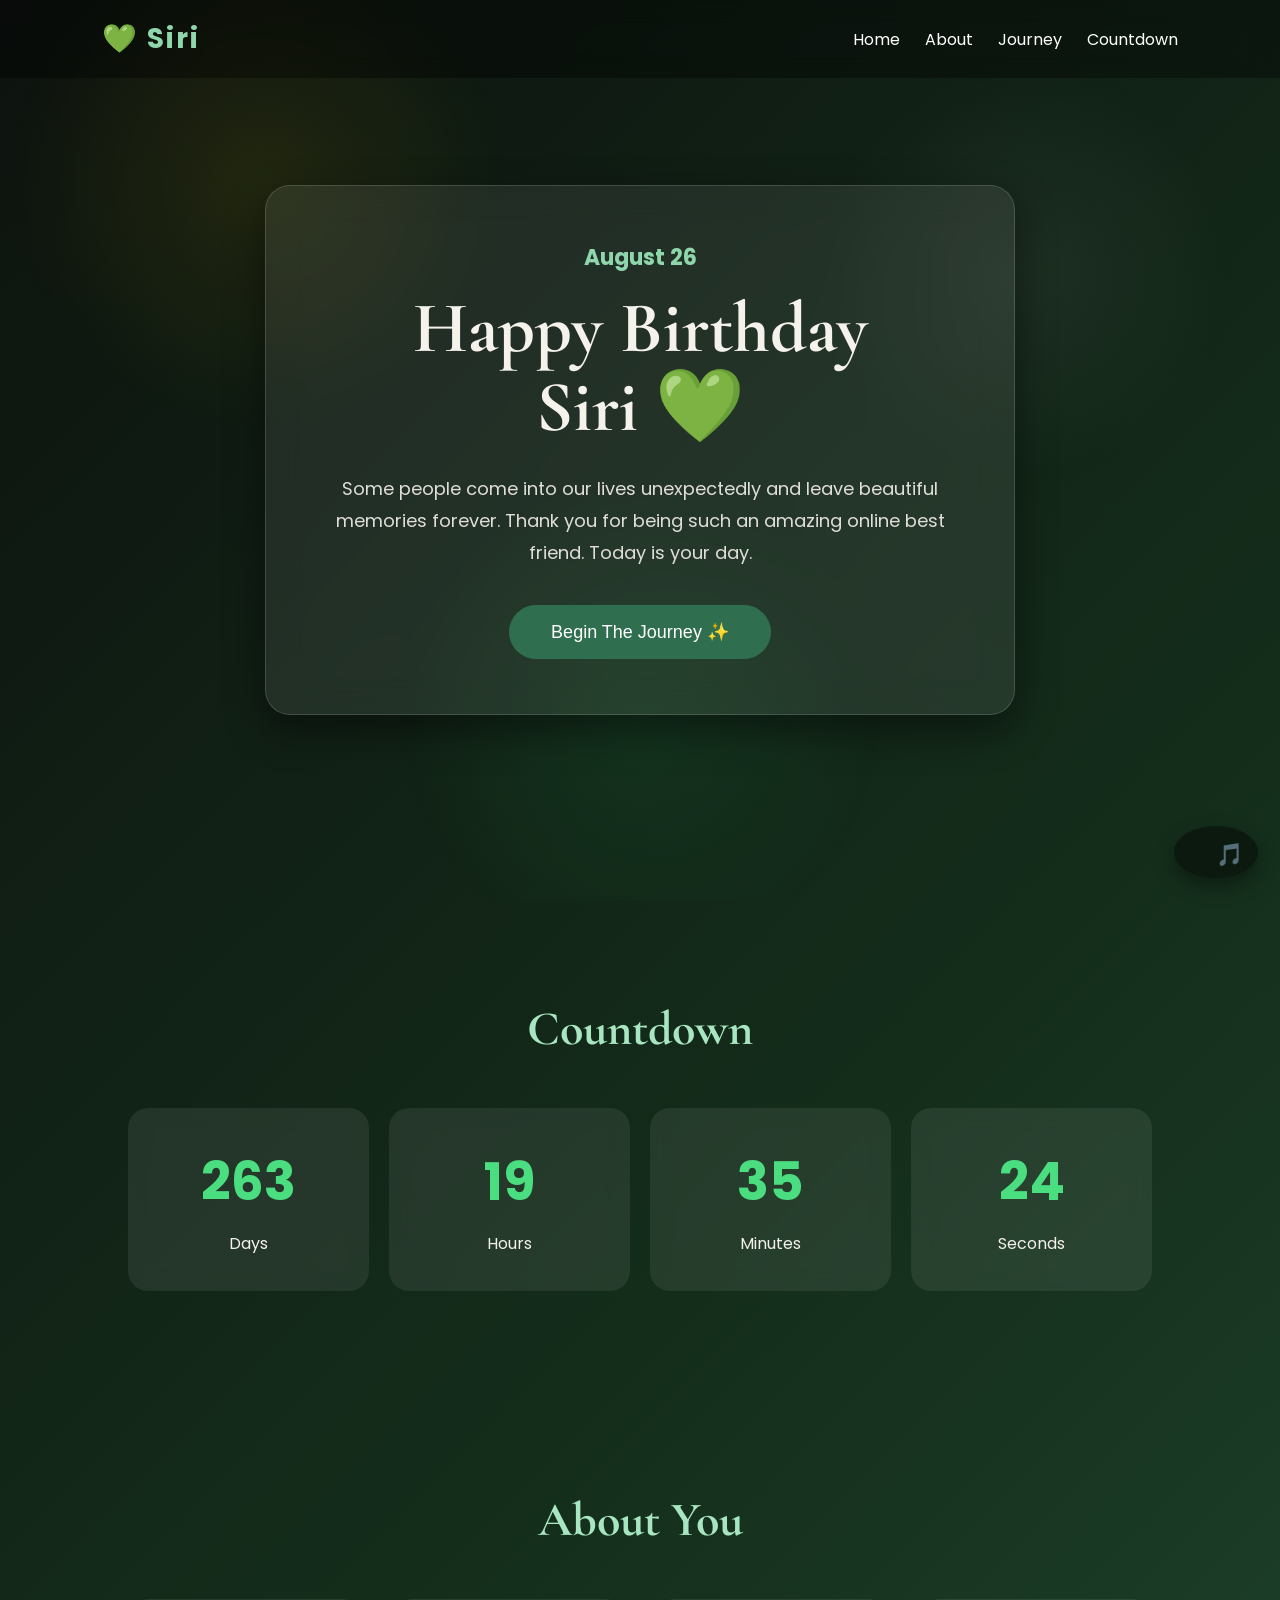
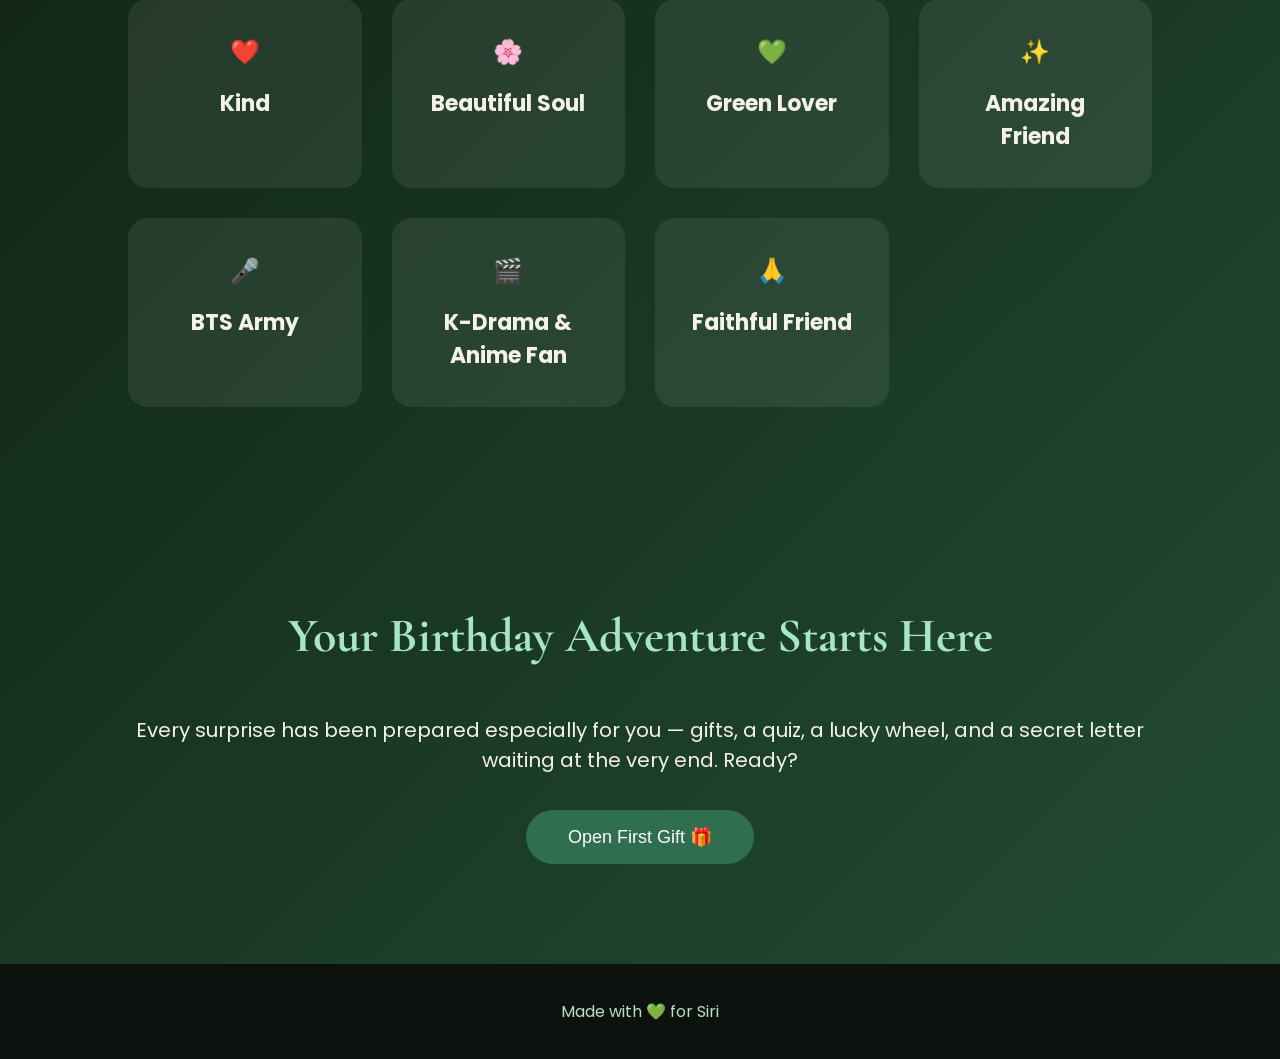
<file: index.html>
<!DOCTYPE html>
<html lang="en">
<head>

<meta charset="UTF-8">
<meta name="viewport" content="width=device-width, initial-scale=1.0">

<title>Happy Birthday Siri 💚</title>

<link rel="stylesheet" href="style.css">

<link rel="preconnect" href="https://fonts.googleapis.com">
<link href="https://fonts.googleapis.com/css2?family=Poppins:wght@300;400;600;700&family=Cormorant+Garamond:wght@500;700&display=swap" rel="stylesheet">

</head>

<body>

<div id="particles"></div>

<nav>

<div class="logo">
💚 Siri
</div>

<ul>

<li><a href="#home">Home</a></li>

<li><a href="#about">About</a></li>

<li><a href="#journey">Journey</a></li>

<li><a href="#countdown">Countdown</a></li>

</ul>

</nav>

<section class="hero" id="home">

<div class="glass">

<h3>August 26</h3>

<h1>Happy Birthday<br>Siri 💚</h1>

<p>

Some people come into our lives unexpectedly and leave beautiful memories forever.

Thank you for being such an amazing online best friend.

Today is your day.

</p>

<button id="beginBtn">

Begin The Journey ✨

</button>

</div>

</section>

<section id="countdown">

<h2>

Countdown

</h2>

<div class="timer">

<div>

<span id="days">00</span>

<p>Days</p>

</div>

<div>

<span id="hours">00</span>

<p>Hours</p>

</div>

<div>

<span id="minutes">00</span>

<p>Minutes</p>

</div>

<div>

<span id="seconds">00</span>

<p>Seconds</p>

</div>

</div>

</section>

<section id="about">

<h2>

About You

</h2>

<div class="cards">

<div class="card">

❤️

<h3>Kind</h3>

</div>

<div class="card">

🌸

<h3>Beautiful Soul</h3>

</div>

<div class="card">

💚

<h3>Green Lover</h3>

</div>

<div class="card">

✨

<h3>Amazing Friend</h3>

</div>

<div class="card">

🎤

<h3>BTS Army</h3>

</div>

<div class="card">

🎬

<h3>K-Drama & Anime Fan</h3>

</div>

<div class="card">

🙏

<h3>Faithful Friend</h3>

</div>

</div>

</section>

<section id="journey">

<h2>

Your Birthday Adventure Starts Here

</h2>

<p>

Every surprise has been prepared especially for you — gifts, a quiz, a lucky wheel,

and a secret letter waiting at the very end.

Ready?

</p>

<a href="gift/gift.html">
<button>Open First Gift 🎁</button>
</a>

</section>

<footer>

Made with 💚 for Siri

</footer>

<script src="script.js"></script>

<script src="music.js"></script>

</body>

</html>
</file>
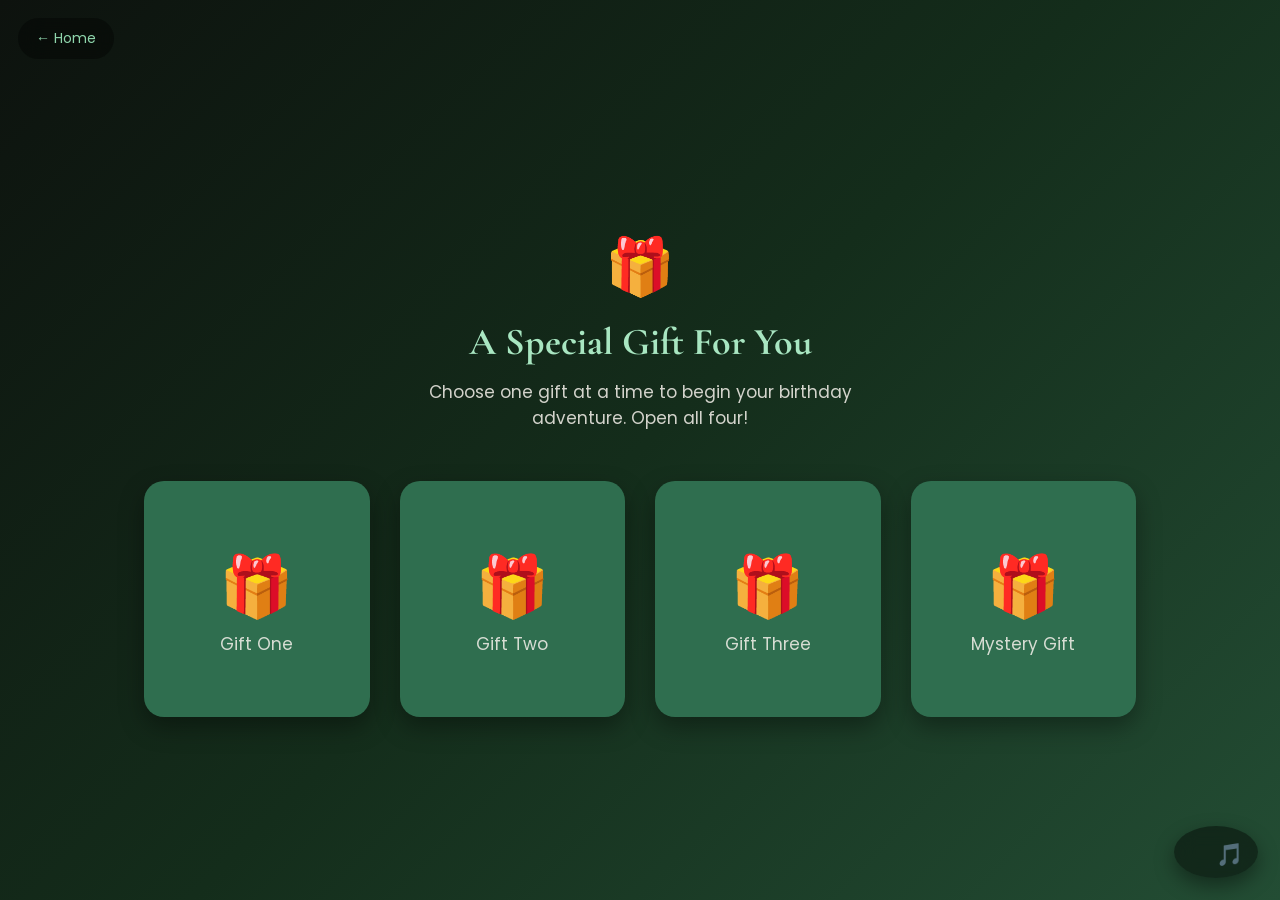
<file: gift.html>
<!DOCTYPE html>
<html lang="en">
<head>

<meta charset="UTF-8">
<meta name="viewport" content="width=device-width,initial-scale=1.0">

<title>Gift Room 🎁 | Siri's Birthday</title>

<link rel="stylesheet" href="gift.css">

<link rel="preconnect" href="https://fonts.googleapis.com">
<link href="https://fonts.googleapis.com/css2?family=Poppins:wght@300;400;600;700&family=Cormorant+Garamond:wght@500;700&display=swap" rel="stylesheet">

</head>

<body>

<div id="particles"></div>

<a class="back-link" href="../index.html">← Home</a>

<section class="gift-page">

<h1>🎁</h1>

<h2>A Special Gift For You</h2>

<p>

Choose one gift at a time to begin your birthday adventure. Open all four!

</p>

<div class="gift-grid">

<div class="gift-box">
🎁
<p>Gift One</p>
</div>

<div class="gift-box">
🎁
<p>Gift Two</p>
</div>

<div class="gift-box">
🎁
<p>Gift Three</p>
</div>

<div class="gift-box">
🎁
<p>Mystery Gift</p>
</div>

</div>

<div id="continueWrap" class="hidden">

<h2>🧸 All gifts opened!</h2>

<p>The adventure continues...</p>

<a href="../quiz/quiz.html">
<button>Take the Friendship Quiz ➜</button>
</a>

</div>

</section>

<script src="gift.js"></script>

<script src="../music.js"></script>

</body>
</html>
</file>
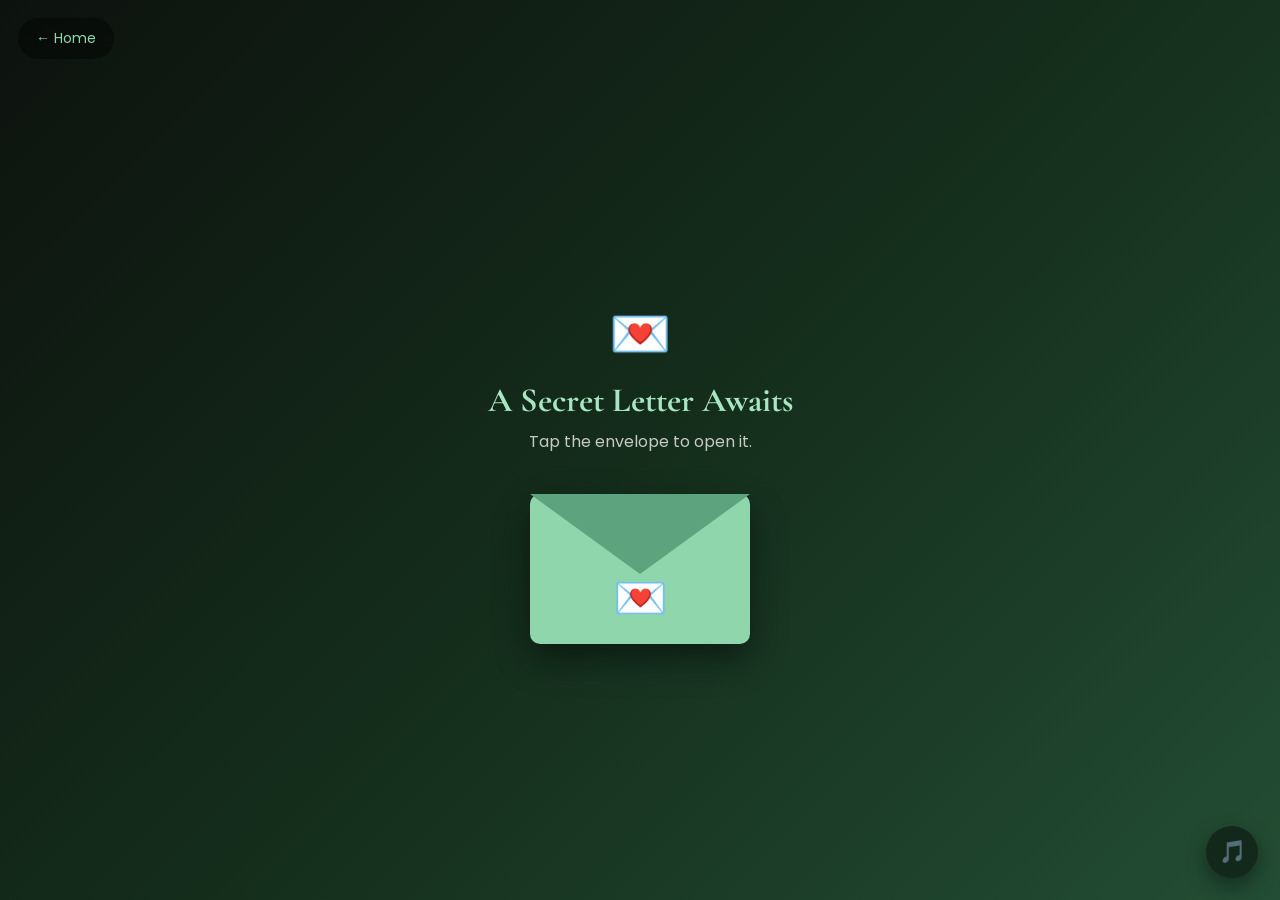
<file: letter.html>
<!DOCTYPE html>
<html lang="en">
<head>

<meta charset="UTF-8">
<meta name="viewport" content="width=device-width, initial-scale=1.0">

<title>Secret Letter 💌 | Siri's Birthday</title>

<link rel="stylesheet" href="letter.css">

<link rel="preconnect" href="https://fonts.googleapis.com">
<link href="https://fonts.googleapis.com/css2?family=Poppins:wght@300;400;600;700&family=Cormorant+Garamond:wght@500;700&display=swap" rel="stylesheet">

</head>

<body>

<div id="particles"></div>

<a class="back-link" href="../index.html">← Home</a>

<section class="letter-page">

<div id="envelopeWrap">

<h1>💌</h1>
<h2>A Secret Letter Awaits</h2>
<p>Tap the envelope to open it.</p>

<div class="envelope" id="envelope">
<div class="envelope-flap"></div>
<div class="envelope-body">💌</div>
</div>

</div>

<div id="letterContent" class="hidden">

<div class="letter-card">

<h2>Dear Siri,</h2>

<p>

Happy Birthday! I hope today reminds you of just how loved, valued, and

appreciated you are. Thank you for every conversation, every laugh, and every

moment of friendship you've shared — even from a distance, it means more than

you know.

</p>

<p>

May this new year of your life be filled with peace, good health, and every

blessing you've been hoping for. Here's to many more birthdays, more memories,

and more reasons to celebrate the amazing person you are.

</p>

<p class="signature">With love, always 💚</p>

</div>

<h2 class="verses-heading">🙏 Blessings & Verses For You</h2>

<div class="verses-grid" id="versesGrid"></div>

<a href="../index.html">
<button>Return Home 🏠</button>
</a>

</div>

</section>

<script src="letter.js"></script>

<script src="../music.js"></script>

</body>
</html>
</file>
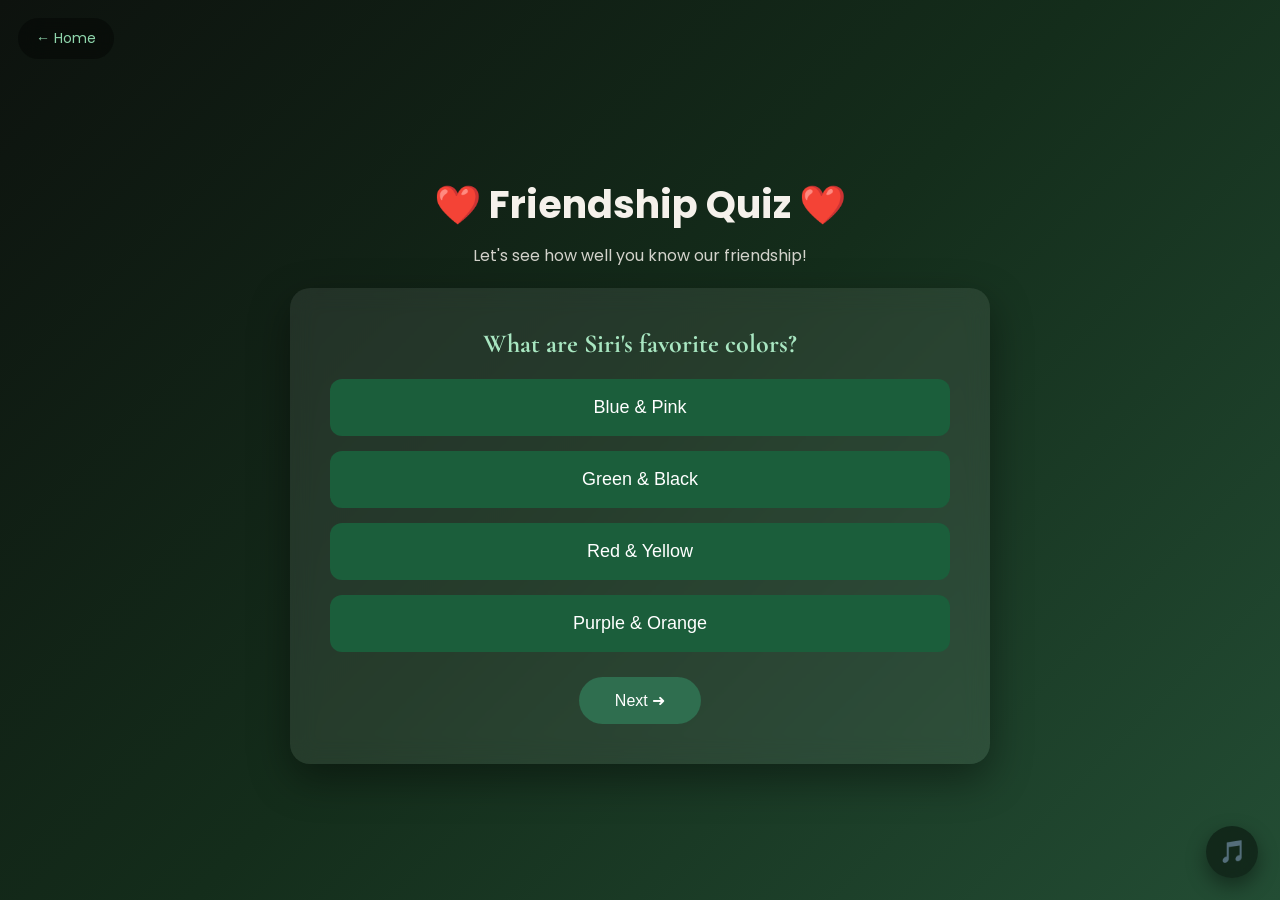
<file: quiz.html>
<!DOCTYPE html>
<html lang="en">

<head>

<meta charset="UTF-8">

<meta name="viewport" content="width=device-width, initial-scale=1.0">

<title>Friendship Quiz 💚 | Siri's Birthday</title>

<link rel="stylesheet" href="quiz.css">

<link rel="preconnect" href="https://fonts.googleapis.com">
<link href="https://fonts.googleapis.com/css2?family=Poppins:wght@300;400;600;700&family=Cormorant+Garamond:wght@500;700&display=swap" rel="stylesheet">

</head>

<body>

<div id="particles"></div>

<a class="back-link" href="../index.html">← Home</a>

<section class="quiz-page">

<h1>❤️ Friendship Quiz ❤️</h1>

<p>Let's see how well you know our friendship!</p>

<div class="quiz-box">

<h2 id="question"></h2>

<div id="answers"></div>

<button id="nextBtn">Next ➜</button>

</div>

<div id="result" class="hidden">

<h2>🎉 Congratulations!</h2>

<p id="scoreText"></p>

<a href="../wheel/wheel.html">
<button>Spin the Lucky Wheel 🎡</button>
</a>

</div>

</section>

<script src="quiz.js"></script>

<script src="../music.js"></script>

</body>

</html>
</file>
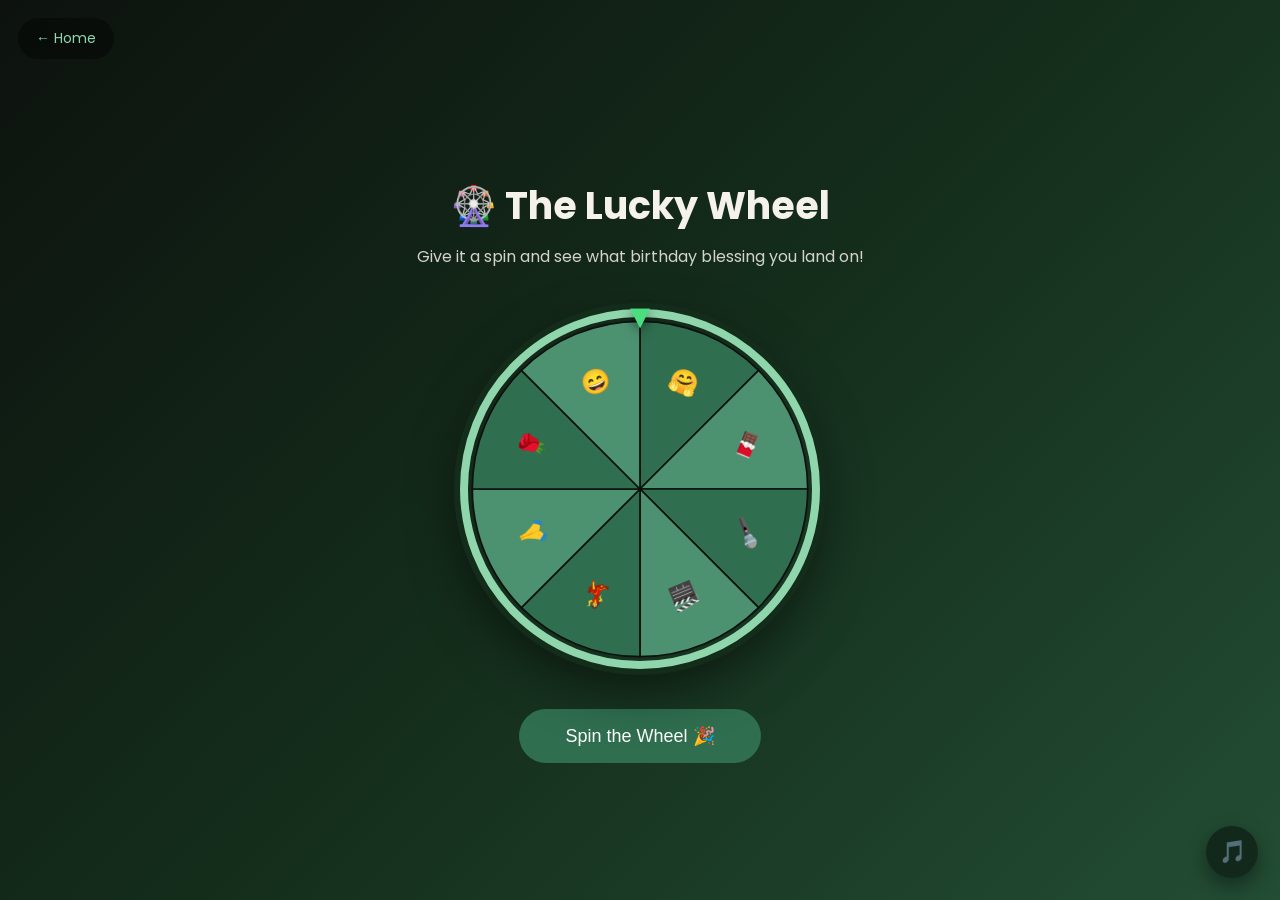
<file: wheel.html>
<!DOCTYPE html>
<html lang="en">
<head>

<meta charset="UTF-8">
<meta name="viewport" content="width=device-width, initial-scale=1.0">

<title>Lucky Wheel 🎡 | Siri's Birthday</title>

<link rel="stylesheet" href="wheel.css">

<link rel="preconnect" href="https://fonts.googleapis.com">
<link href="https://fonts.googleapis.com/css2?family=Poppins:wght@300;400;600;700&family=Cormorant+Garamond:wght@500;700&display=swap" rel="stylesheet">

</head>

<body>

<div id="particles"></div>

<a class="back-link" href="../index.html">← Home</a>

<section class="wheel-page">

<h1>🎡 The Lucky Wheel</h1>

<p>Give it a spin and see what birthday blessing you land on!</p>

<div class="wheel-wrap">

<div class="pointer">▼</div>

<div class="wheel" id="wheel">

<svg viewBox="0 0 400 400" id="wheelSvg"></svg>

</div>

</div>

<button id="spinBtn">Spin the Wheel 🎉</button>

<div id="wheelResult" class="hidden">

<h2 id="prizeTitle"></h2>

<p id="prizeText"></p>

<a href="../letter/letter.html">
<button>Open the Secret Letter 💌</button>
</a>

</div>

</section>

<script src="wheel.js"></script>

<script src="../music.js"></script>

</body>
</html>
</file>
<file: style.css>
/* ==========================
   Happy Birthday Siri 💚
   Theme: Green & Black
========================== */

*{
    margin:0;
    padding:0;
    box-sizing:border-box;
}

html{
    scroll-behavior:smooth;
}

body{
    font-family:'Poppins',sans-serif;
    background:linear-gradient(135deg,#0d120e,#142d1b,#234D34);
    color:#f5f1eb;
    overflow-x:hidden;
}

/* Floating particles layer (hearts, teddy bears, sparkles) */

#particles{
    position:fixed;
    inset:0;
    pointer-events:none;
    z-index:998;
    overflow:hidden;
}

@keyframes floatUp{

0%{
    transform:translateY(0) rotate(0deg);
    opacity:0;
}

10%{
    opacity:1;
}

90%{
    opacity:1;
}

100%{
    transform:translateY(-110vh) rotate(15deg);
    opacity:0;
}

}

/* Animated Background */

body::before{
    content:"";
    position:fixed;
    inset:0;
    background:
    radial-gradient(circle at 20% 20%,rgba(255,215,0,.08),transparent 20%),
    radial-gradient(circle at 80% 30%,rgba(255,255,255,.05),transparent 18%),
    radial-gradient(circle at 50% 80%,rgba(34,139,74,.15),transparent 25%);
    animation:bgMove 18s linear infinite alternate;
    z-index:-2;
}

@keyframes bgMove{

0%{
transform:translateY(0) scale(1);
}

100%{
transform:translateY(-40px) scale(1.05);
}

}

/* Navigation */

nav{

position:fixed;
top:0;
left:0;
width:100%;

display:flex;
justify-content:space-between;
align-items:center;

padding:18px 8%;

background:rgba(0,0,0,.35);

backdrop-filter:blur(12px);

z-index:1000;

}

.logo{

font-size:28px;
font-weight:700;
letter-spacing:2px;
color:#8FD6AC;

}

nav ul{

display:flex;
gap:25px;
list-style:none;

}

nav a{

text-decoration:none;
color:white;
transition:.3s;

}

nav a:hover{

color:#8FD6AC;

}

/* Hero */

.hero{

min-height:100vh;

display:flex;

justify-content:center;

align-items:center;

padding:120px 20px;

text-align:center;

}

.glass{

max-width:750px;

padding:55px;

border-radius:25px;

background:rgba(255,255,255,.08);

backdrop-filter:blur(18px);

border:1px solid rgba(255,255,255,.15);

box-shadow:0 15px 40px rgba(0,0,0,.45);

animation:fadeUp 1.2s ease;

}

.glass h3{

font-size:22px;
color:#8FD6AC;
margin-bottom:15px;

}

.glass h1{

font-family:'Cormorant Garamond',serif;
font-size:72px;
line-height:1.1;
margin-bottom:25px;

}

.glass p{

font-size:18px;
line-height:1.8;
opacity:.9;
margin-bottom:35px;

}

button{

padding:16px 42px;

border:none;

border-radius:50px;

font-size:18px;

cursor:pointer;

background:#2F6E4F;

color:white;

transition:.35s;

}

button:hover{

background:#4C9271;

transform:translateY(-4px);

box-shadow:0 10px 25px rgba(0,0,0,.4);

}

button:disabled{

opacity:.4;

cursor:not-allowed;

transform:none;

box-shadow:none;

}

.back-link{

position:fixed;

top:18px;

left:18px;

z-index:1001;

text-decoration:none;

color:#8FD6AC;

background:rgba(0,0,0,.35);

backdrop-filter:blur(10px);

padding:10px 18px;

border-radius:50px;

font-size:14px;

transition:.3s;

}

.back-link:hover{

background:rgba(0,0,0,.55);

transform:translateY(-2px);

}

.hidden{

display:none !important;

}

.fade-in{

animation:fadeUp 1s ease;

}

/* Sections */

section{

padding:100px 10%;

}

h2{

font-size:48px;

text-align:center;

margin-bottom:50px;

font-family:'Cormorant Garamond',serif;

color:#A8E6C1;

}

/* Countdown */

.timer{

display:grid;

grid-template-columns:repeat(4,1fr);

gap:20px;

margin-top:40px;

}

.timer div{

padding:35px;

background:rgba(255,255,255,.08);

border-radius:20px;

text-align:center;

backdrop-filter:blur(10px);

transition:.3s;

}

.timer div:hover{

transform:translateY(-8px);

}

.timer span{

font-size:52px;

font-weight:700;

color:#4ADE80;

display:block;

margin-bottom:10px;

}

/* About Cards */

.cards{

display:grid;

grid-template-columns:repeat(auto-fit,minmax(220px,1fr));

gap:30px;

}

.card{

padding:35px;

background:rgba(255,255,255,.08);

border-radius:20px;

text-align:center;

font-size:24px;

transition:.35s;

}

.card:hover{

transform:translateY(-10px) scale(1.03);

background:rgba(255,255,255,.12);

}

.card h3{

margin-top:18px;

font-size:22px;

}

/* Journey */

#journey{

text-align:center;

}

#journey p{

font-size:20px;

margin-bottom:35px;

}

/* Footer */

footer{

padding:35px;

text-align:center;

background:#0d120e;

color:#B8DFC4;

}

/* Animation */

@keyframes fadeUp{

from{

opacity:0;

transform:translateY(40px);

}

to{

opacity:1;

transform:translateY(0);

}

}

/* Responsive */

@media(max-width:900px){

.glass h1{

font-size:52px;

}

.timer{

grid-template-columns:repeat(2,1fr);

}

nav{

padding:15px 6%;

}

}

@media(max-width:600px){

.glass{

padding:35px 25px;

}

.glass h1{

font-size:40px;

}

.timer{

grid-template-columns:1fr;

}

nav ul{

display:none;

}

h2{

font-size:36px;

}

button{

width:100%;

}

}
</file>
<file: gift.css>
/* ==========================
   Gift Room — self-contained page styles
   Theme: Green & Black (matches main site)
========================== */

*{
    margin:0;
    padding:0;
    box-sizing:border-box;
}

body{
    font-family:'Poppins',sans-serif;
    background:linear-gradient(135deg,#0d120e,#142d1b,#234D34);
    color:#f5f1eb;
    overflow-x:hidden;
    min-height:100vh;
}

#particles{
    position:fixed;
    inset:0;
    pointer-events:none;
    z-index:998;
    overflow:hidden;
}

@keyframes floatUp{
0%{ transform:translateY(0) rotate(0deg); opacity:0; }
10%{ opacity:1; }
90%{ opacity:1; }
100%{ transform:translateY(-110vh) rotate(15deg); opacity:0; }
}

.back-link{
    position:fixed;
    top:18px;
    left:18px;
    z-index:1001;
    text-decoration:none;
    color:#8FD6AC;
    background:rgba(0,0,0,.35);
    backdrop-filter:blur(10px);
    padding:10px 18px;
    border-radius:50px;
    font-size:14px;
    transition:.3s;
}

.back-link:hover{
    background:rgba(0,0,0,.55);
    transform:translateY(-2px);
}

.gift-page{

min-height:100vh;

display:flex;

justify-content:center;

align-items:center;

flex-direction:column;

text-align:center;

padding:120px 20px 80px;

}

.gift-page h1{
    font-size:56px;
    margin-bottom:10px;
    animation:bounce 2s ease-in-out infinite;
}

@keyframes bounce{
    0%,100%{ transform:translateY(0); }
    50%{ transform:translateY(-14px); }
}

.gift-page h2{
    font-family:'Cormorant Garamond',serif;
    font-size:38px;
    color:#A8E6C1;
    margin-bottom:14px;
}

.gift-page p{
    font-size:17px;
    opacity:.85;
    max-width:500px;
}

.gift-grid{

display:grid;

grid-template-columns:repeat(auto-fit,minmax(220px,1fr));

gap:30px;

width:80%;

margin-top:50px;

}

.gift-box{

background:#2F6E4F;

padding:60px;

font-size:60px;

border-radius:20px;

cursor:pointer;

transition:.4s;

text-align:center;

box-shadow:0 10px 25px rgba(0,0,0,.35);

}

.gift-box:hover{

transform:scale(1.08) rotate(3deg);

background:#4C9271;

}

.opened{

background:#8FD6AC;

color:#111;

font-size:20px;

animation:popIn .5s ease;

cursor:default;

}

@keyframes popIn{

0%{ transform:scale(.7); opacity:0; }
60%{ transform:scale(1.08); opacity:1; }
100%{ transform:scale(1); }

}

#continueWrap{

margin-top:60px;

animation:fadeUp 1s ease;

}

#continueWrap h2{
    color:#4ADE80;
}

#continueWrap p{
    margin-bottom:25px;
}

.hidden{
    display:none !important;
}

button{

padding:16px 42px;

border:none;

border-radius:50px;

font-size:18px;

cursor:pointer;

background:#2F6E4F;

color:white;

transition:.35s;

}

button:hover{

background:#4C9271;

transform:translateY(-4px);

box-shadow:0 10px 25px rgba(0,0,0,.4);

}

@keyframes fadeUp{
from{ opacity:0; transform:translateY(40px); }
to{ opacity:1; transform:translateY(0); }
}

@media(max-width:600px){
    .gift-page h1{ font-size:44px; }
    .gift-page h2{ font-size:28px; }
    .gift-grid{ width:95%; }
}
</file>
<file: letter.css>
/* ==========================
   Secret Letter — self-contained page styles
========================== */

*{
    margin:0;
    padding:0;
    box-sizing:border-box;
}

body{
    font-family:'Poppins',sans-serif;
    background:linear-gradient(135deg,#0d120e,#142d1b,#234D34);
    color:#f5f1eb;
    overflow-x:hidden;
    min-height:100vh;
}

#particles{
    position:fixed;
    inset:0;
    pointer-events:none;
    z-index:998;
    overflow:hidden;
}

@keyframes floatUp{
0%{ transform:translateY(0) rotate(0deg); opacity:0; }
10%{ opacity:1; }
90%{ opacity:1; }
100%{ transform:translateY(-110vh) rotate(15deg); opacity:0; }
}

.back-link{
    position:fixed;
    top:18px;
    left:18px;
    z-index:1001;
    text-decoration:none;
    color:#8FD6AC;
    background:rgba(0,0,0,.35);
    backdrop-filter:blur(10px);
    padding:10px 18px;
    border-radius:50px;
    font-size:14px;
    transition:.3s;
}

.back-link:hover{
    background:rgba(0,0,0,.55);
    transform:translateY(-2px);
}

.letter-page{

min-height:100vh;

display:flex;

justify-content:center;

align-items:center;

flex-direction:column;

padding:120px 20px 80px;

text-align:center;

}

#envelopeWrap h1{
    font-size:50px;
    margin-bottom:8px;
}

#envelopeWrap h2{
    font-family:'Cormorant Garamond',serif;
    font-size:34px;
    color:#A8E6C1;
    margin-bottom:8px;
}

#envelopeWrap p{
    opacity:.8;
    margin-bottom:40px;
}

.envelope{
    position:relative;
    width:220px;
    height:150px;
    margin:0 auto;
    cursor:pointer;
    background:#8FD6AC;
    border-radius:10px;
    box-shadow:0 15px 35px rgba(0,0,0,.45);
    transition:.35s;
    display:flex;
    align-items:flex-end;
    justify-content:center;
}

.envelope:hover{
    transform:translateY(-6px) scale(1.03);
}

.envelope-body{
    font-size:44px;
    padding-bottom:14px;
}

.envelope-flap{
    position:absolute;
    top:0;
    left:0;
    width:0;
    height:0;
    border-left:110px solid transparent;
    border-right:110px solid transparent;
    border-top:80px solid #5CA37E;
    transition:transform .6s ease;
    transform-origin:top;
}

.envelope.open .envelope-flap{
    transform:rotateX(180deg);
}

.envelope.open{
    animation:shake .4s ease;
}

@keyframes shake{
    0%,100%{ transform:translateX(0); }
    25%{ transform:translateX(-6px); }
    75%{ transform:translateX(6px); }
}

.letter-card{

max-width:600px;

background:rgba(255,255,255,.08);

backdrop-filter:blur(14px);

padding:50px;

border-radius:22px;

box-shadow:0 15px 40px rgba(0,0,0,.4);

text-align:left;

margin-bottom:60px;

}

.letter-card h2{
    font-family:'Cormorant Garamond',serif;
    font-size:32px;
    color:#4ADE80;
    margin-bottom:20px;
    text-align:center;
}

.letter-card p{
    font-size:17px;
    line-height:1.9;
    margin-bottom:18px;
    opacity:.95;
}

.signature{
    text-align:right;
    font-family:'Cormorant Garamond',serif;
    font-size:22px;
    font-style:italic;
    color:#8FD6AC;
}

.verses-heading{
    font-family:'Cormorant Garamond',serif;
    font-size:32px;
    color:#A8E6C1;
    margin-bottom:35px;
}

.verses-grid{

display:grid;

grid-template-columns:repeat(auto-fit,minmax(260px,1fr));

gap:24px;

max-width:900px;

margin-bottom:50px;

}

.verse-card{

background:rgba(255,255,255,.08);

border-left:3px solid #8FD6AC;

border-radius:14px;

padding:26px;

text-align:left;

transition:.3s;

}

.verse-card:hover{
    background:rgba(255,255,255,.13);
    transform:translateY(-4px);
}

.verse-card p{
    font-family:'Cormorant Garamond',serif;
    font-size:19px;
    line-height:1.6;
    font-style:italic;
    margin-bottom:10px;
}

.verse-card span{
    font-size:14px;
    color:#8FD6AC;
    letter-spacing:.5px;
}

#letterContent button{

padding:16px 42px;

border:none;

border-radius:50px;

font-size:18px;

cursor:pointer;

background:#2F6E4F;

color:white;

transition:.35s;

}

#letterContent button:hover{
    background:#4C9271;
    transform:translateY(-4px);
    box-shadow:0 10px 25px rgba(0,0,0,.4);
}

.hidden{
    display:none !important;
}

.fade-in{
    animation:fadeUp 1s ease;
}

@keyframes fadeUp{
from{ opacity:0; transform:translateY(40px); }
to{ opacity:1; transform:translateY(0); }
}

@media(max-width:600px){
    .letter-card{ padding:32px 24px; }
    .verses-heading{ font-size:26px; }
}
</file>
<file: quiz.css>
/* =======================
   Quiz — self-contained page styles
======================= */

*{
    margin:0;
    padding:0;
    box-sizing:border-box;
}

body{
    font-family:'Poppins',sans-serif;
    background:linear-gradient(135deg,#0d120e,#142d1b,#234D34);
    color:#f5f1eb;
    overflow-x:hidden;
    min-height:100vh;
}

#particles{
    position:fixed;
    inset:0;
    pointer-events:none;
    z-index:998;
    overflow:hidden;
}

@keyframes floatUp{
0%{ transform:translateY(0) rotate(0deg); opacity:0; }
10%{ opacity:1; }
90%{ opacity:1; }
100%{ transform:translateY(-110vh) rotate(15deg); opacity:0; }
}

.back-link{
    position:fixed;
    top:18px;
    left:18px;
    z-index:1001;
    text-decoration:none;
    color:#8FD6AC;
    background:rgba(0,0,0,.35);
    backdrop-filter:blur(10px);
    padding:10px 18px;
    border-radius:50px;
    font-size:14px;
    transition:.3s;
}

.back-link:hover{
    background:rgba(0,0,0,.55);
    transform:translateY(-2px);
}

.quiz-page{

min-height:100vh;

display:flex;

justify-content:center;

align-items:center;

flex-direction:column;

padding:120px 20px 80px;

text-align:center;

}

.quiz-page h1{
    font-size:38px;
    margin-bottom:10px;
}

.quiz-page > p{
    opacity:.85;
    margin-bottom:20px;
}

.quiz-box{

width:700px;

max-width:95%;

background:rgba(255,255,255,.08);

backdrop-filter:blur(12px);

padding:40px;

border-radius:20px;

text-align:center;

box-shadow:0 15px 40px rgba(0,0,0,.4);

}

.quiz-box h2{
    font-family:'Cormorant Garamond',serif;
    font-size:26px;
    margin-bottom:20px;
    color:#A8E6C1;
}

.answer-btn{

display:block;

width:100%;

margin:15px 0;

padding:18px;

border:none;

border-radius:12px;

cursor:pointer;

font-size:18px;

background:#1B5E3B;

color:white;

transition:.3s;

}

.answer-btn:hover:not(:disabled){

background:#2E7D52;

transform:translateY(-2px);

}

.answer-btn:disabled{
    cursor:not-allowed;
}

#nextBtn{
    margin-top:10px;
    padding:14px 36px;
    border:none;
    border-radius:50px;
    font-size:16px;
    cursor:pointer;
    background:#2F6E4F;
    color:white;
    transition:.35s;
}

#nextBtn:hover{
    background:#4C9271;
    transform:translateY(-4px);
}

#result{
    width:700px;
    max-width:95%;
    background:rgba(255,255,255,.08);
    backdrop-filter:blur(12px);
    padding:45px;
    border-radius:20px;
    animation:fadeUp 1s ease;
}

#result h2{
    color:#4ADE80;
    font-family:'Cormorant Garamond',serif;
    font-size:34px;
    margin-bottom:18px;
}

#result p{
    font-size:17px;
    margin-bottom:28px;
    line-height:1.7;
}

#result button{
    padding:16px 42px;
    border:none;
    border-radius:50px;
    font-size:18px;
    cursor:pointer;
    background:#2F6E4F;
    color:white;
    transition:.35s;
}

#result button:hover{
    background:#4C9271;
    transform:translateY(-4px);
}

@keyframes fadeUp{
from{ opacity:0; transform:translateY(40px); }
to{ opacity:1; transform:translateY(0); }
}

.hidden{

display:none;

}
</file>
<file: wheel.css>
/* ==========================
   Lucky Wheel — self-contained page styles
========================== */

*{
    margin:0;
    padding:0;
    box-sizing:border-box;
}

body{
    font-family:'Poppins',sans-serif;
    background:linear-gradient(135deg,#0d120e,#142d1b,#234D34);
    color:#f5f1eb;
    overflow-x:hidden;
    min-height:100vh;
}

#particles{
    position:fixed;
    inset:0;
    pointer-events:none;
    z-index:998;
    overflow:hidden;
}

@keyframes floatUp{
0%{ transform:translateY(0) rotate(0deg); opacity:0; }
10%{ opacity:1; }
90%{ opacity:1; }
100%{ transform:translateY(-110vh) rotate(15deg); opacity:0; }
}

.back-link{
    position:fixed;
    top:18px;
    left:18px;
    z-index:1001;
    text-decoration:none;
    color:#8FD6AC;
    background:rgba(0,0,0,.35);
    backdrop-filter:blur(10px);
    padding:10px 18px;
    border-radius:50px;
    font-size:14px;
    transition:.3s;
}

.back-link:hover{
    background:rgba(0,0,0,.55);
    transform:translateY(-2px);
}

.wheel-page{

min-height:100vh;

display:flex;

justify-content:center;

align-items:center;

flex-direction:column;

padding:120px 20px 80px;

text-align:center;

}

.wheel-page h1{
    font-size:38px;
    margin-bottom:10px;
}

.wheel-page > p{
    opacity:.85;
    margin-bottom:40px;
}

.wheel-wrap{
    position:relative;
    width:min(360px,80vw);
    height:min(360px,80vw);
    margin-bottom:40px;
}

.pointer{
    position:absolute;
    top:-18px;
    left:50%;
    transform:translateX(-50%);
    font-size:34px;
    color:#4ADE80;
    z-index:5;
    filter:drop-shadow(0 4px 6px rgba(0,0,0,.5));
}

.wheel{
    width:100%;
    height:100%;
    border-radius:50%;
    border:8px solid #8FD6AC;
    box-shadow:0 0 0 6px #142d1b, 0 20px 50px rgba(0,0,0,.5);
    transition:transform 4.5s cubic-bezier(.17,.67,.16,.99);
    overflow:hidden;
}

.wheel svg{
    width:100%;
    height:100%;
    display:block;
}

#spinBtn{

padding:16px 46px;

border:none;

border-radius:50px;

font-size:18px;

cursor:pointer;

background:#2F6E4F;

color:white;

transition:.35s;

}

#spinBtn:hover:not(:disabled){

background:#4C9271;

transform:translateY(-4px);

box-shadow:0 10px 25px rgba(0,0,0,.4);

}

#spinBtn:disabled{
    opacity:.5;
    cursor:not-allowed;
}

#wheelResult{

margin-top:45px;

background:rgba(255,255,255,.08);

backdrop-filter:blur(12px);

padding:40px;

border-radius:20px;

max-width:500px;

animation:fadeUp .8s ease;

}

#wheelResult h2{
    font-family:'Cormorant Garamond',serif;
    font-size:32px;
    color:#4ADE80;
    margin-bottom:14px;
}

#wheelResult p{
    font-size:17px;
    line-height:1.7;
    margin-bottom:26px;
}

#wheelResult button{
    padding:16px 42px;
    border:none;
    border-radius:50px;
    font-size:18px;
    cursor:pointer;
    background:#2F6E4F;
    color:white;
    transition:.35s;
}

#wheelResult button:hover{
    background:#4C9271;
    transform:translateY(-4px);
}

@keyframes fadeUp{
from{ opacity:0; transform:translateY(40px); }
to{ opacity:1; transform:translateY(0); }
}

.hidden{
    display:none !important;
}

@media(max-width:500px){
    .wheel-page h1{ font-size:30px; }
}
</file>
